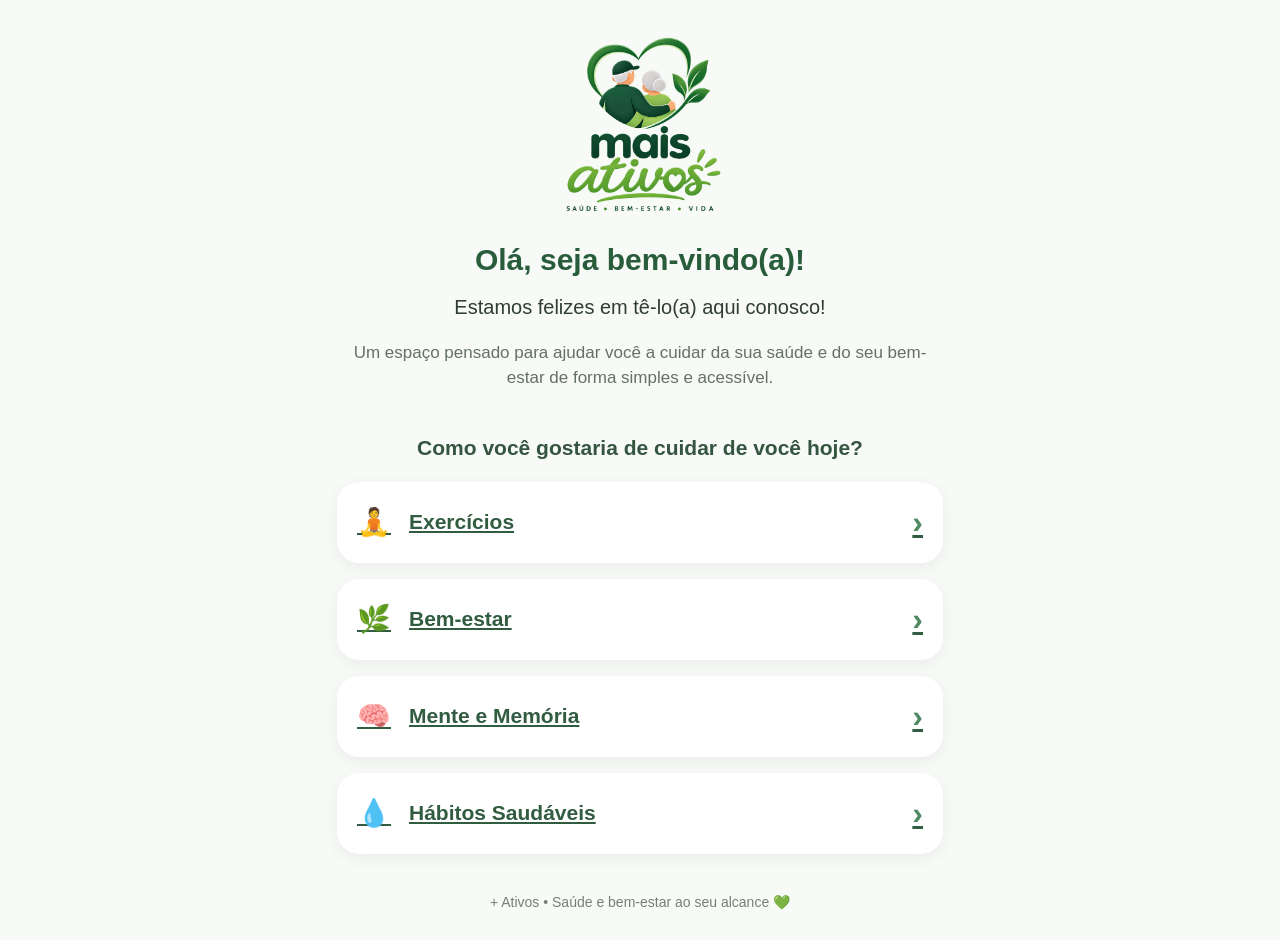
<file: index.html>
<!DOCTYPE html>
<html lang="pt-BR">
<head>
    <meta charset="UTF-8">
    <meta name="viewport" content="width=device-width, initial-scale=1.0">
<title>+ Ativos | Saúde e Bem-Estar</title>
<link rel="stylesheet" href="style.css">
</head>
<body>
<main class="container">
    <div class="logo">
        <img src="logo.png" alt="Logo + Ativos">
    </div>

    <section class="boas-vindas">
        </div>
        <h1>Olá, seja bem-vindo(a)!</h1>
        <p>
            Estamos felizes em tê-lo(a) aqui conosco!
        </p>
        <p class="descricao">
            Um espaço pensado para ajudar você a cuidar da sua saúde
            e do seu bem-estar de forma simples e acessível.
        </p>
    </section>
    <section class="menu">
        <h2>Como você gostaria de cuidar de você hoje?</h2>
        <a href="exercicios.html" class="botao">
            <span class="icone">🧘</span>
            <span>Exercícios</span>
            <span class="seta">›</span>
        </a>
        <a href="bem-estar.html" class="botao">
            <span class="icone">🌿</span>
            <span>Bem-estar</span>
            <span class="seta">›</span>
        </a>
        <a href="mente.html" class="botao">
            <span class="icone">🧠</span>
            <span>Mente e Memória</span>
            <span class="seta">›</span>
        </a>
        <a href="habitos.html" class="botao">
            <span class="icone">💧</span>
            <span>Hábitos Saudáveis</span>
            <span class="seta">›</span>
        </a>
    </section>
    <footer>
        <p>+ Ativos • Saúde e bem-estar ao seu alcance 💚</p>
    </footer>
</main>
</body>
</html>
</file>
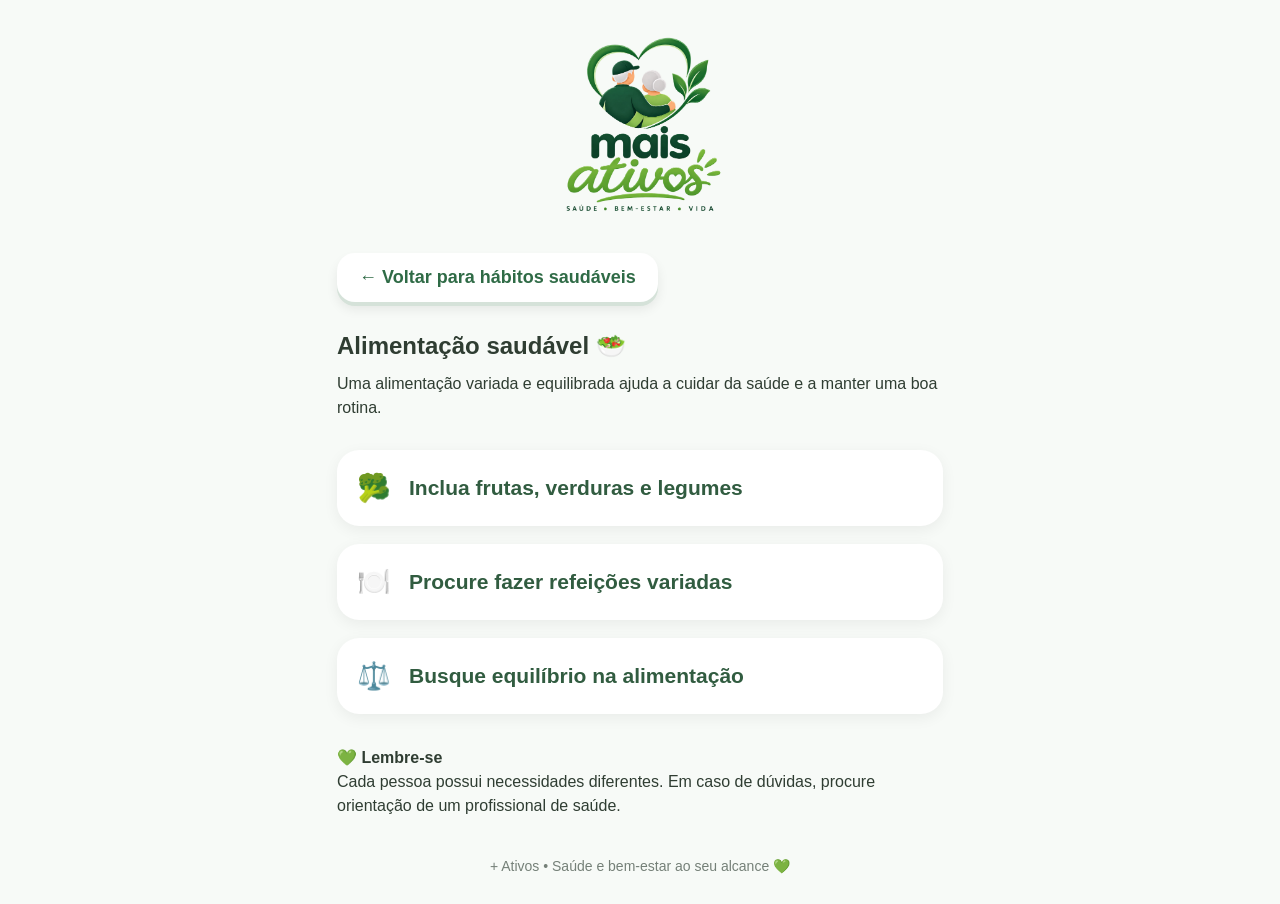
<file: alimentacao.html>
<!DOCTYPE html>
<html lang="pt-BR">

<head>
    <meta charset="UTF-8">
    <meta name="viewport" content="width=device-width, initial-scale=1.0">

    <title>Alimentação Saudável | + Ativos</title>

    <link rel="stylesheet" href="style.css">
</head>

<body>

    <main class="container">

        <div class="logo">
            <img src="logo.png" alt="Logo + Ativos">
        </div>

        <a href="habitos.html" class="voltar">
            ← Voltar para hábitos saudáveis
        </a>

        <section class="pagina">

            <h1>Alimentação saudável 🥗</h1>

            <p class="introducao">
                Uma alimentação variada e equilibrada ajuda a cuidar
                da saúde e a manter uma boa rotina.
            </p>

            <div class="opcoes-exercicios">

                <div class="botao">
                    <span class="icone">🥦</span>
                    <span>Inclua frutas, verduras e legumes</span>
                </div>

                <div class="botao">
                    <span class="icone">🍽️</span>
                    <span>Procure fazer refeições variadas</span>
                </div>

                <div class="botao">
                    <span class="icone">⚖️</span>
                    <span>Busque equilíbrio na alimentação</span>
                </div>

            </div>

            <div class="aviso">

                <strong>💚 Lembre-se</strong>

                <p>
                    Cada pessoa possui necessidades diferentes.
                    Em caso de dúvidas, procure orientação de um
                    profissional de saúde.
                </p>

            </div>

        </section>

        <footer>
            <p>+ Ativos • Saúde e bem-estar ao seu alcance 💚</p>
        </footer>

    </main>

</body>
</html>
</file>
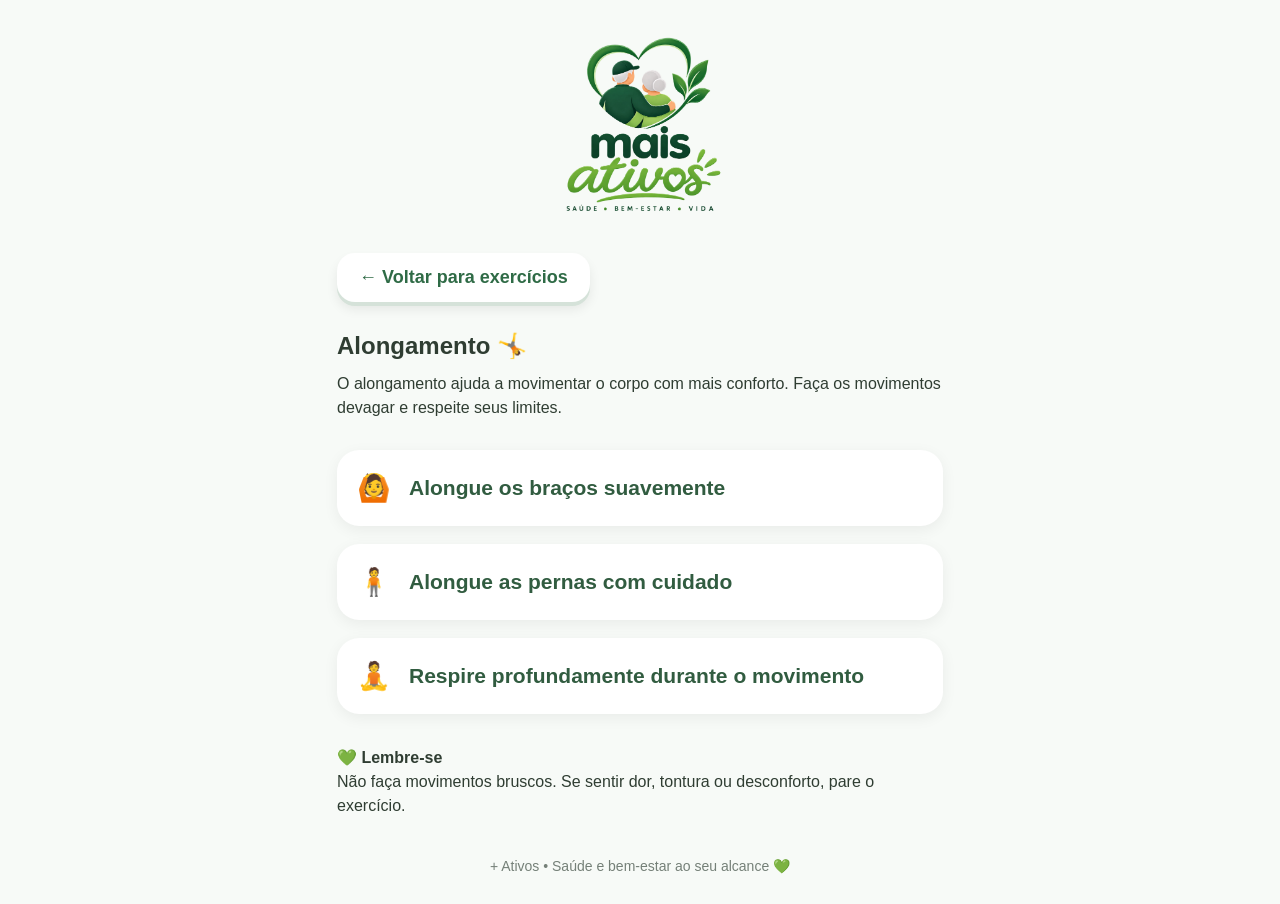
<file: alongamento.html>
<!DOCTYPE html>
<html lang="pt-BR">

<head>
    <meta charset="UTF-8">
    <meta name="viewport" content="width=device-width, initial-scale=1.0">

    <title>Alongamento | + Ativos</title>

    <link rel="stylesheet" href="style.css">
</head>

<body>

    <main class="container">

        <div class="logo">
            <img src="logo.png" alt="Logo + Ativos">
        </div>

        <a href="exercicios.html" class="voltar">
            ← Voltar para exercícios
        </a>

        <section class="pagina">

            <h1>Alongamento 🤸</h1>

            <p class="introducao">
                O alongamento ajuda a movimentar o corpo com mais conforto.
                Faça os movimentos devagar e respeite seus limites.
            </p>

            <div class="opcoes-exercicios">

                <div class="botao">
                    <span class="icone">🙆</span>
                    <span>Alongue os braços suavemente</span>
                </div>

                <div class="botao">
                    <span class="icone">🧍</span>
                    <span>Alongue as pernas com cuidado</span>
                </div>

                <div class="botao">
                    <span class="icone">🧘</span>
                    <span>Respire profundamente durante o movimento</span>
                </div>

            </div>

            <div class="aviso">
                <strong>💚 Lembre-se</strong>

                <p>
                    Não faça movimentos bruscos. Se sentir dor, tontura
                    ou desconforto, pare o exercício.
                </p>
            </div>

        </section>

        <footer>
            <p>+ Ativos • Saúde e bem-estar ao seu alcance 💚</p>
        </footer>

    </main>

</body>
</html>
</file>
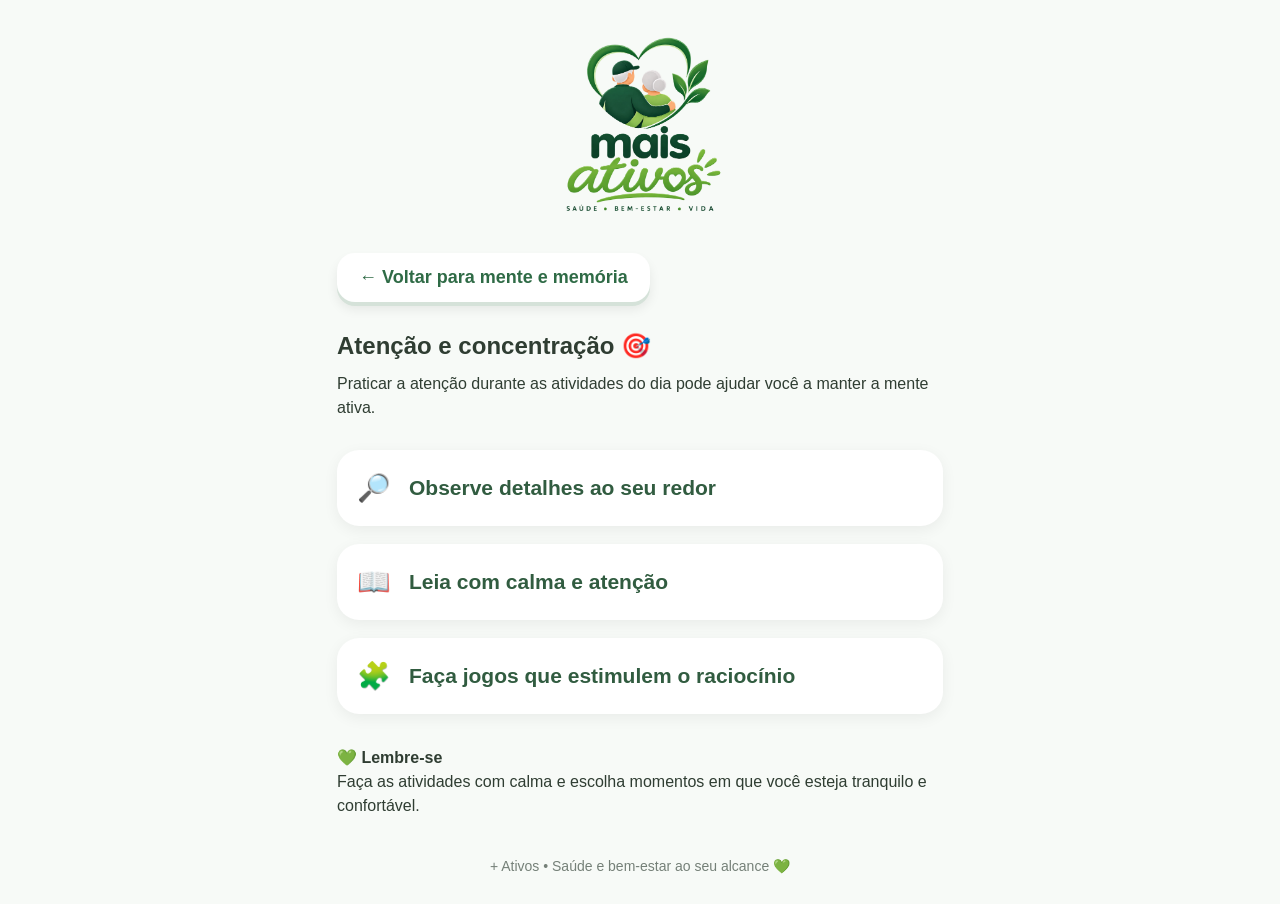
<file: atencao.html>
<!DOCTYPE html>
<html lang="pt-BR">

<head>
    <meta charset="UTF-8">
    <meta name="viewport" content="width=device-width, initial-scale=1.0">

    <title>Atenção e Concentração | + Ativos</title>

    <link rel="stylesheet" href="style.css">
</head>

<body>

    <main class="container">

        <div class="logo">
            <img src="logo.png" alt="Logo + Ativos">
        </div>

        <a href="mente.html" class="voltar">
            ← Voltar para mente e memória
        </a>

        <section class="pagina">

            <h1>Atenção e concentração 🎯</h1>

            <p class="introducao">
                Praticar a atenção durante as atividades do dia pode
                ajudar você a manter a mente ativa.
            </p>

            <div class="opcoes-exercicios">

                <div class="botao">
                    <span class="icone">🔎</span>
                    <span>Observe detalhes ao seu redor</span>
                </div>

                <div class="botao">
                    <span class="icone">📖</span>
                    <span>Leia com calma e atenção</span>
                </div>

                <div class="botao">
                    <span class="icone">🧩</span>
                    <span>Faça jogos que estimulem o raciocínio</span>
                </div>

            </div>

            <div class="aviso">

                <strong>💚 Lembre-se</strong>

                <p>
                    Faça as atividades com calma e escolha momentos
                    em que você esteja tranquilo e confortável.
                </p>

            </div>

        </section>

        <footer>
            <p>+ Ativos • Saúde e bem-estar ao seu alcance 💚</p>
        </footer>

    </main>

</body>
</html>
</file>
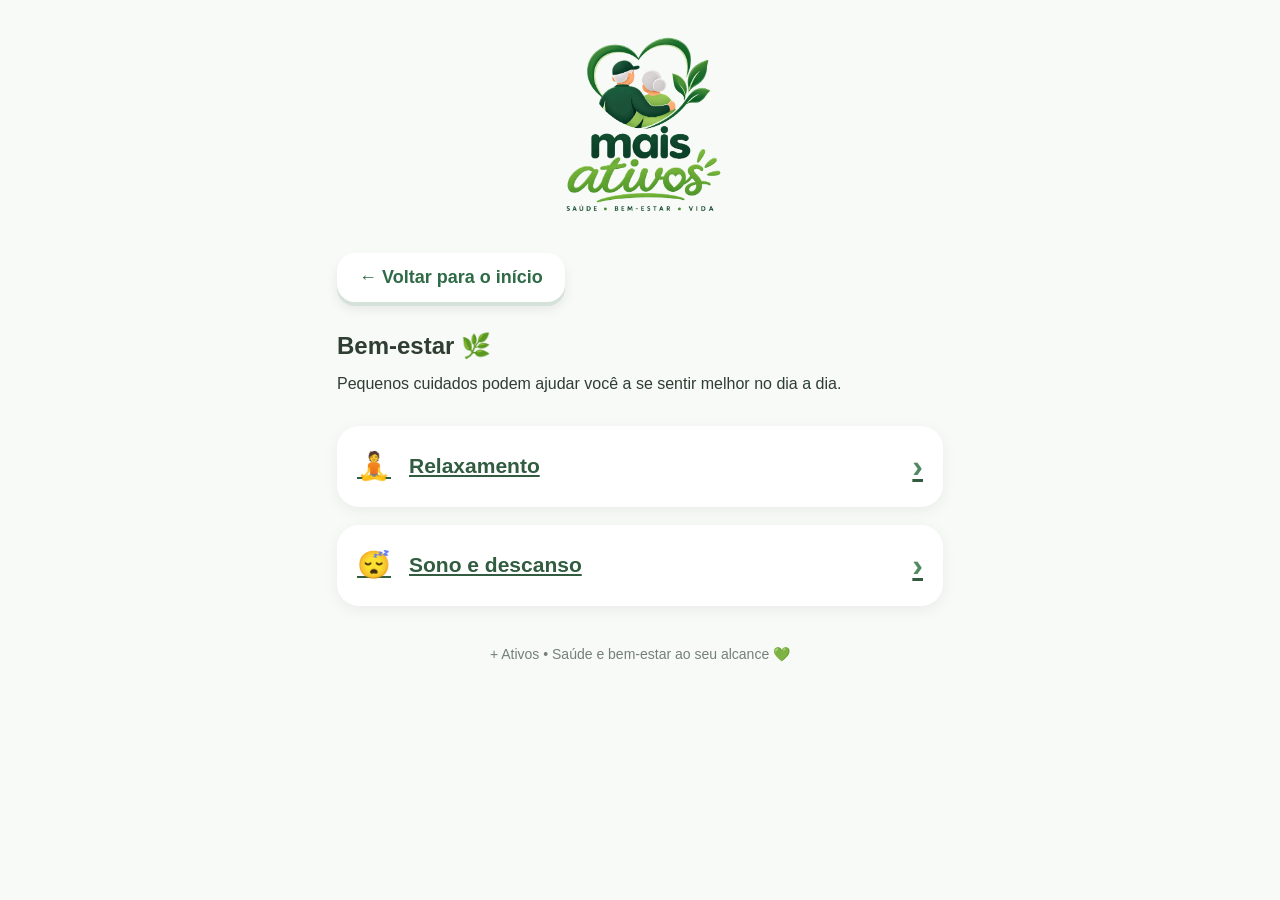
<file: bem-estar.html>
<!DOCTYPE html>
<html lang="pt-BR">

<head>
    <meta charset="UTF-8">
    <meta name="viewport" content="width=device-width, initial-scale=1.0">

    <title>Bem-estar | + Ativos</title>

    <link rel="stylesheet" href="style.css">
</head>

<body>

    <main class="container">

        <div class="logo">
            <img src="logo.png" alt="Logo + Ativos">
        </div>

        <a href="index.html" class="voltar">
            ← Voltar para o início
        </a>

        <section class="pagina">

            <h1>Bem-estar 🌿</h1>

            <p class="introducao">
                Pequenos cuidados podem ajudar você a se sentir melhor
                no dia a dia.
            </p>

            <div class="opcoes-exercicios">

                <a href="relaxamento.html" class="botao">
                    <span class="icone">🧘</span>
                    <span>Relaxamento</span>
                    <span class="seta">›</span>
                </a>

                <a href="sono.html" class="botao">
                    <span class="icone">😴</span>
                    <span>Sono e descanso</span>
                    <span class="seta">›</span>
                </a>

            </div>

        </section>

        <footer>
            <p>+ Ativos • Saúde e bem-estar ao seu alcance 💚</p>
        </footer>

    </main>

</body>
</html>
</file>
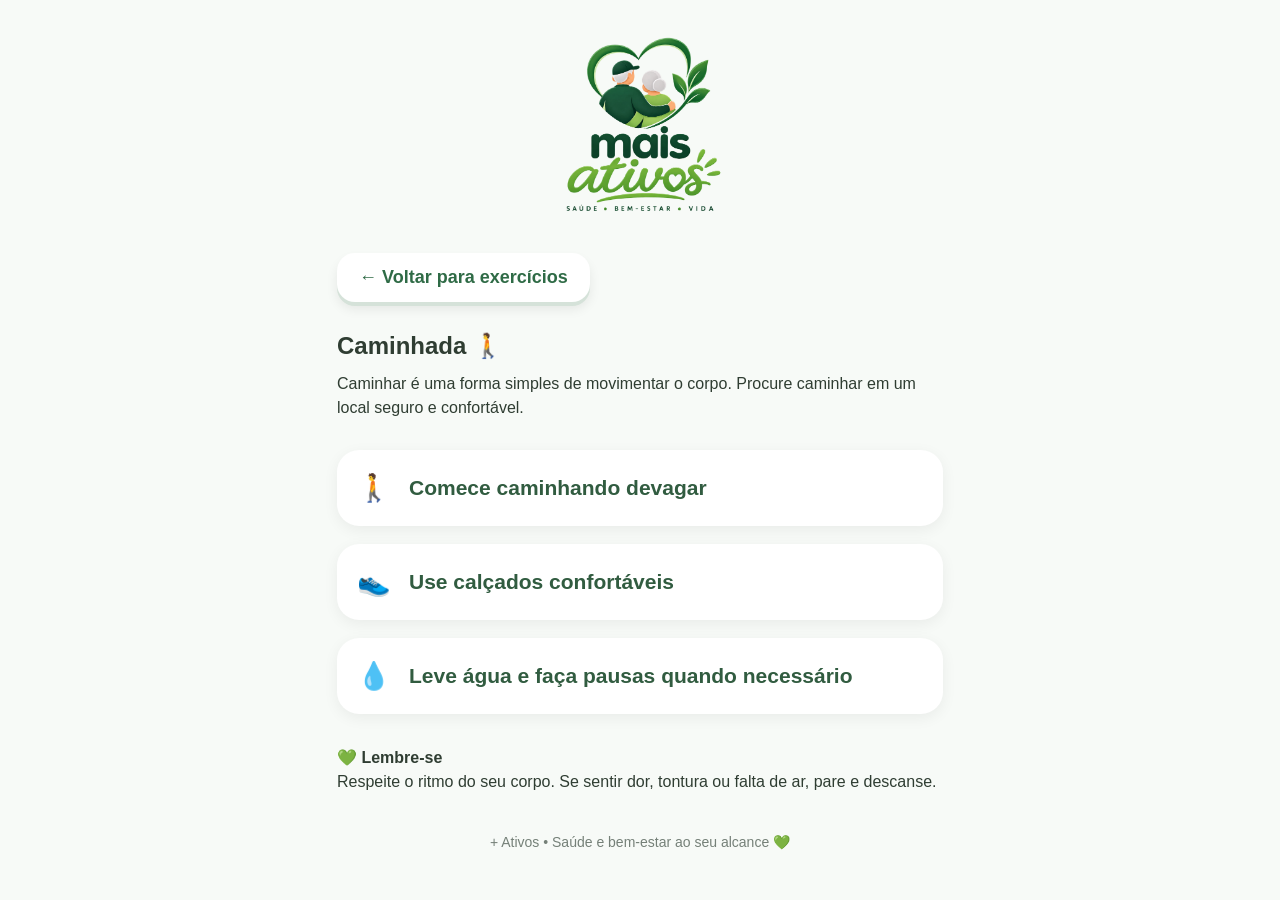
<file: caminhada.html>
<!DOCTYPE html>
<html lang="pt-BR">

<head>
    <meta charset="UTF-8">
    <meta name="viewport" content="width=device-width, initial-scale=1.0">

    <title>Caminhada | + Ativos</title>

    <link rel="stylesheet" href="style.css">
</head>

<body>

    <main class="container">

        <div class="logo">
            <img src="logo.png" alt="Logo + Ativos">
        </div>

        <a href="exercicios.html" class="voltar">
            ← Voltar para exercícios
        </a>

        <section class="pagina">

            <h1>Caminhada 🚶</h1>

            <p class="introducao">
                Caminhar é uma forma simples de movimentar o corpo.
                Procure caminhar em um local seguro e confortável.
            </p>

            <div class="opcoes-exercicios">

                <div class="botao">
                    <span class="icone">🚶</span>
                    <span>Comece caminhando devagar</span>
                </div>

                <div class="botao">
                    <span class="icone">👟</span>
                    <span>Use calçados confortáveis</span>
                </div>

                <div class="botao">
                    <span class="icone">💧</span>
                    <span>Leve água e faça pausas quando necessário</span>
                </div>

            </div>

            <div class="aviso">
                <strong>💚 Lembre-se</strong>

                <p>
                    Respeite o ritmo do seu corpo. Se sentir dor, tontura
                    ou falta de ar, pare e descanse.
                </p>
            </div>

        </section>

        <footer>
            <p>+ Ativos • Saúde e bem-estar ao seu alcance 💚</p>
        </footer>

    </main>

</body>
</html>
</file>
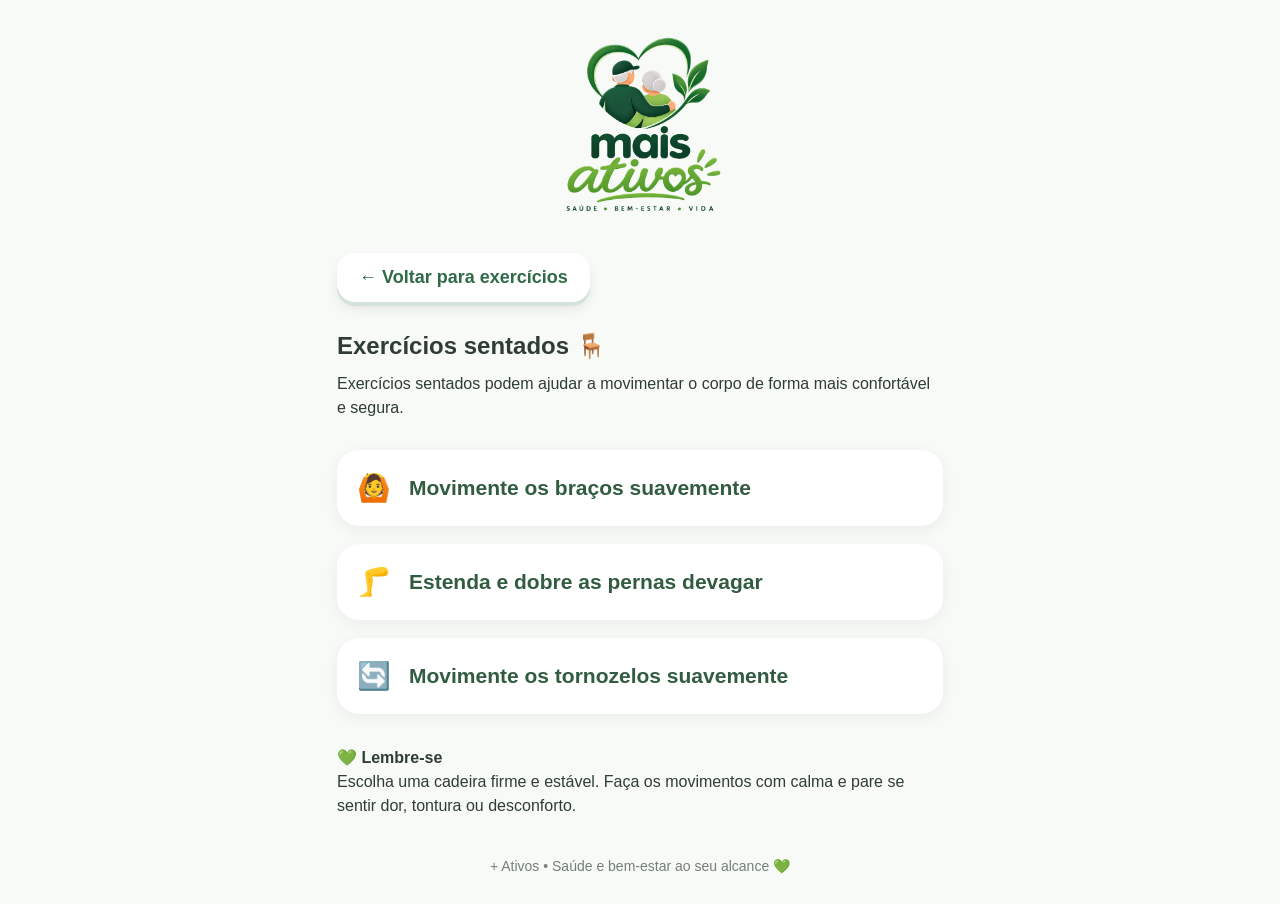
<file: exercicios-sentados.html>
<!DOCTYPE html>
<html lang="pt-BR">

<head>
    <meta charset="UTF-8">
    <meta name="viewport" content="width=device-width, initial-scale=1.0">

    <title>Exercícios Sentados | + Ativos</title>

    <link rel="stylesheet" href="style.css">
</head>

<body>

    <main class="container">

        <div class="logo">
            <img src="logo.png" alt="Logo + Ativos">
        </div>

        <a href="exercicios.html" class="voltar">
            ← Voltar para exercícios
        </a>

        <section class="pagina">

            <h1>Exercícios sentados 🪑</h1>

            <p class="introducao">
                Exercícios sentados podem ajudar a movimentar o corpo
                de forma mais confortável e segura.
            </p>

            <div class="opcoes-exercicios">

                <div class="botao">
                    <span class="icone">🙆</span>
                    <span>Movimente os braços suavemente</span>
                </div>

                <div class="botao">
                    <span class="icone">🦵</span>
                    <span>Estenda e dobre as pernas devagar</span>
                </div>

                <div class="botao">
                    <span class="icone">🔄</span>
                    <span>Movimente os tornozelos suavemente</span>
                </div>

            </div>

            <div class="aviso">
                <strong>💚 Lembre-se</strong>

                <p>
                    Escolha uma cadeira firme e estável. Faça os movimentos
                    com calma e pare se sentir dor, tontura ou desconforto.
                </p>
            </div>

        </section>

        <footer>
            <p>+ Ativos • Saúde e bem-estar ao seu alcance 💚</p>
        </footer>

    </main>

</body>
</html>
</file>
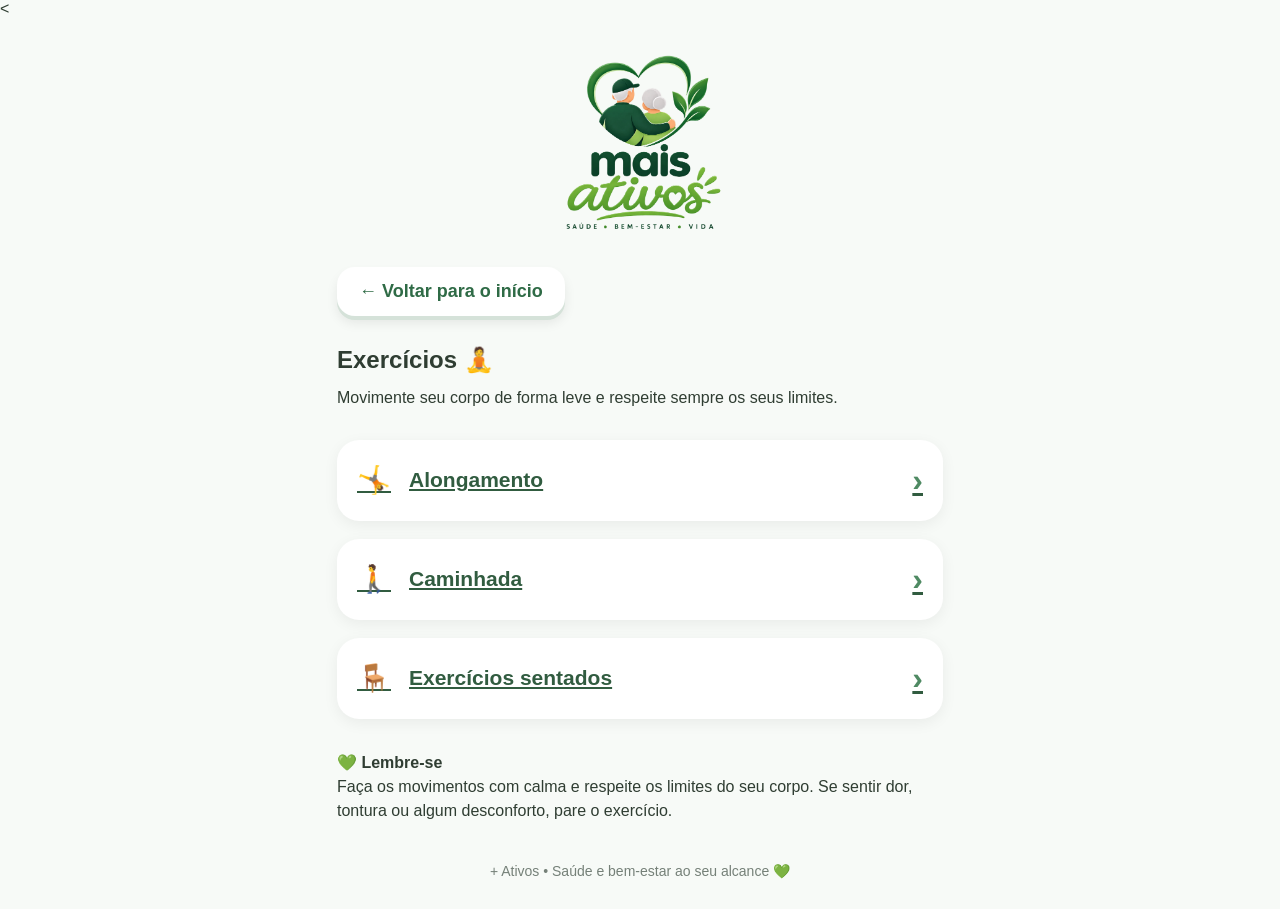
<file: exercicios.html>
<<!DOCTYPE html>
<html lang="pt-BR">

<head>
    <meta charset="UTF-8">
    <meta name="viewport" content="width=device-width, initial-scale=1.0">

    <title>Exercícios | + Ativos</title>

    <link rel="stylesheet" href="style.css">
</head>

<body>

    <main class="container">

        <div class="logo">
            <img src="logo.png" alt="Logo + Ativos">
        </div>

        <a href="index.html" class="voltar">
            ← Voltar para o início
        </a>

        <section class="pagina">

            <h1>Exercícios 🧘</h1>

            <p class="introducao">
                Movimente seu corpo de forma leve e respeite sempre os seus limites.
            </p>

            <div class="opcoes-exercicios">

                <a href="alongamento.html" class="botao">
                    <span class="icone">🤸</span>
                    <span>Alongamento</span>
                    <span class="seta">›</span>
                </a>

                <a href="caminhada.html" class="botao">
                    <span class="icone">🚶</span>
                    <span>Caminhada</span>
                    <span class="seta">›</span>
                </a>

                <a href="exercicios-sentados.html" class="botao">
                    <span class="icone">🪑</span>
                    <span>Exercícios sentados</span>
                    <span class="seta">›</span>
                </a>

            </div>


            </div>

            <div class="aviso">
                <strong>💚 Lembre-se</strong>

                <p>
                    Faça os movimentos com calma e respeite os limites do seu corpo.
                    Se sentir dor, tontura ou algum desconforto, pare o exercício.
                </p>
            </div>

        </section>

        <footer>
            <p>+ Ativos • Saúde e bem-estar ao seu alcance 💚</p>
        </footer>

    </main>

</body>

</html>
</file>
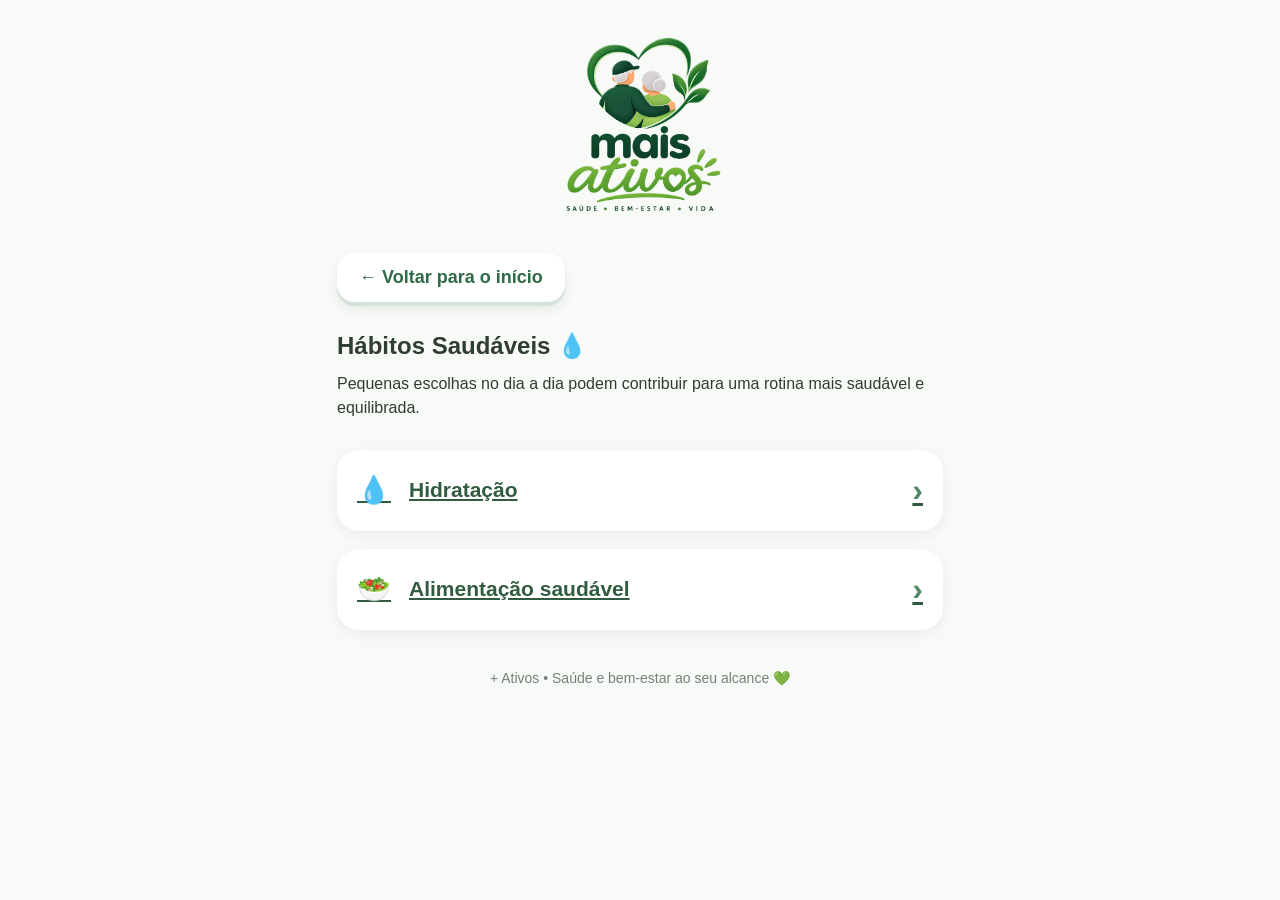
<file: habitos.html>
<!DOCTYPE html>
<html lang="pt-BR">

<head>
    <meta charset="UTF-8">
    <meta name="viewport" content="width=device-width, initial-scale=1.0">

    <title>Hábitos Saudáveis | + Ativos</title>

    <link rel="stylesheet" href="style.css">
</head>

<body>

    <main class="container">

        <div class="logo">
            <img src="logo.png" alt="Logo + Ativos">
        </div>

        <a href="index.html" class="voltar">
            ← Voltar para o início
        </a>

        <section class="pagina">

            <h1>Hábitos Saudáveis 💧</h1>

            <p class="introducao">
                Pequenas escolhas no dia a dia podem contribuir para
                uma rotina mais saudável e equilibrada.
            </p>

            <div class="opcoes-exercicios">

                <a href="hidratacao.html" class="botao">
                    <span class="icone">💧</span>
                    <span>Hidratação</span>
                    <span class="seta">›</span>
                </a>

                <a href="alimentacao.html" class="botao">
                    <span class="icone">🥗</span>
                    <span>Alimentação saudável</span>
                    <span class="seta">›</span>
                </a>

            </div>

        </section>

        <footer>
            <p>+ Ativos • Saúde e bem-estar ao seu alcance 💚</p>
        </footer>

    </main>

</body>
</html>
</file>
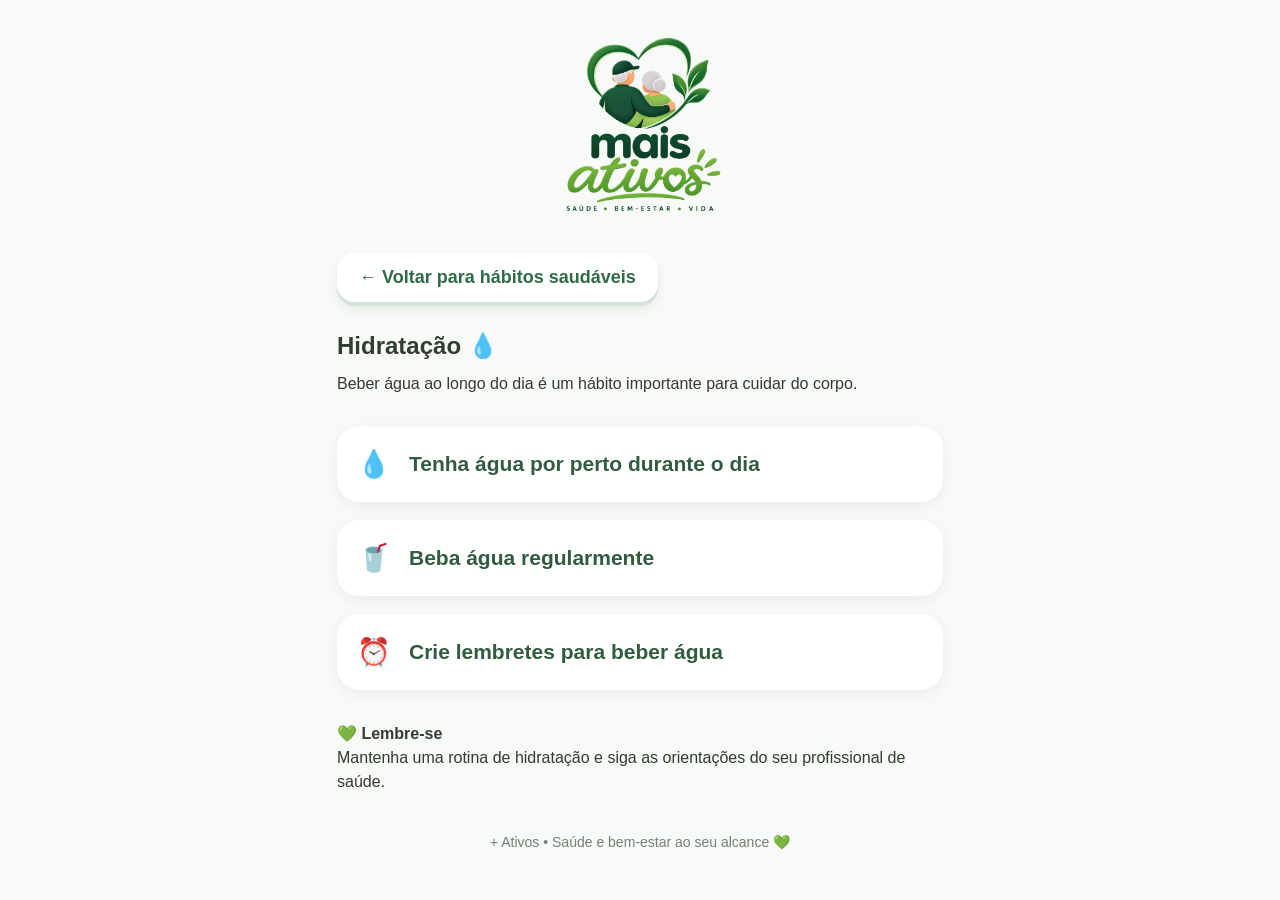
<file: hidratacao.html>
<!DOCTYPE html>
<html lang="pt-BR">

<head>
    <meta charset="UTF-8">
    <meta name="viewport" content="width=device-width, initial-scale=1.0">

    <title>Hidratação | + Ativos</title>

    <link rel="stylesheet" href="style.css">
</head>

<body>

    <main class="container">

        <div class="logo">
            <img src="logo.png" alt="Logo + Ativos">
        </div>

        <a href="habitos.html" class="voltar">
            ← Voltar para hábitos saudáveis
        </a>

        <section class="pagina">

            <h1>Hidratação 💧</h1>

            <p class="introducao">
                Beber água ao longo do dia é um hábito importante
                para cuidar do corpo.
            </p>

            <div class="opcoes-exercicios">

                <div class="botao">
                    <span class="icone">💧</span>
                    <span>Tenha água por perto durante o dia</span>
                </div>

                <div class="botao">
                    <span class="icone">🥤</span>
                    <span>Beba água regularmente</span>
                </div>

                <div class="botao">
                    <span class="icone">⏰</span>
                    <span>Crie lembretes para beber água</span>
                </div>

            </div>

            <div class="aviso">

                <strong>💚 Lembre-se</strong>

                <p>
                    Mantenha uma rotina de hidratação e siga as
                    orientações do seu profissional de saúde.
                </p>

            </div>

        </section>

        <footer>
            <p>+ Ativos • Saúde e bem-estar ao seu alcance 💚</p>
        </footer>

    </main>

</body>
</html>
</file>
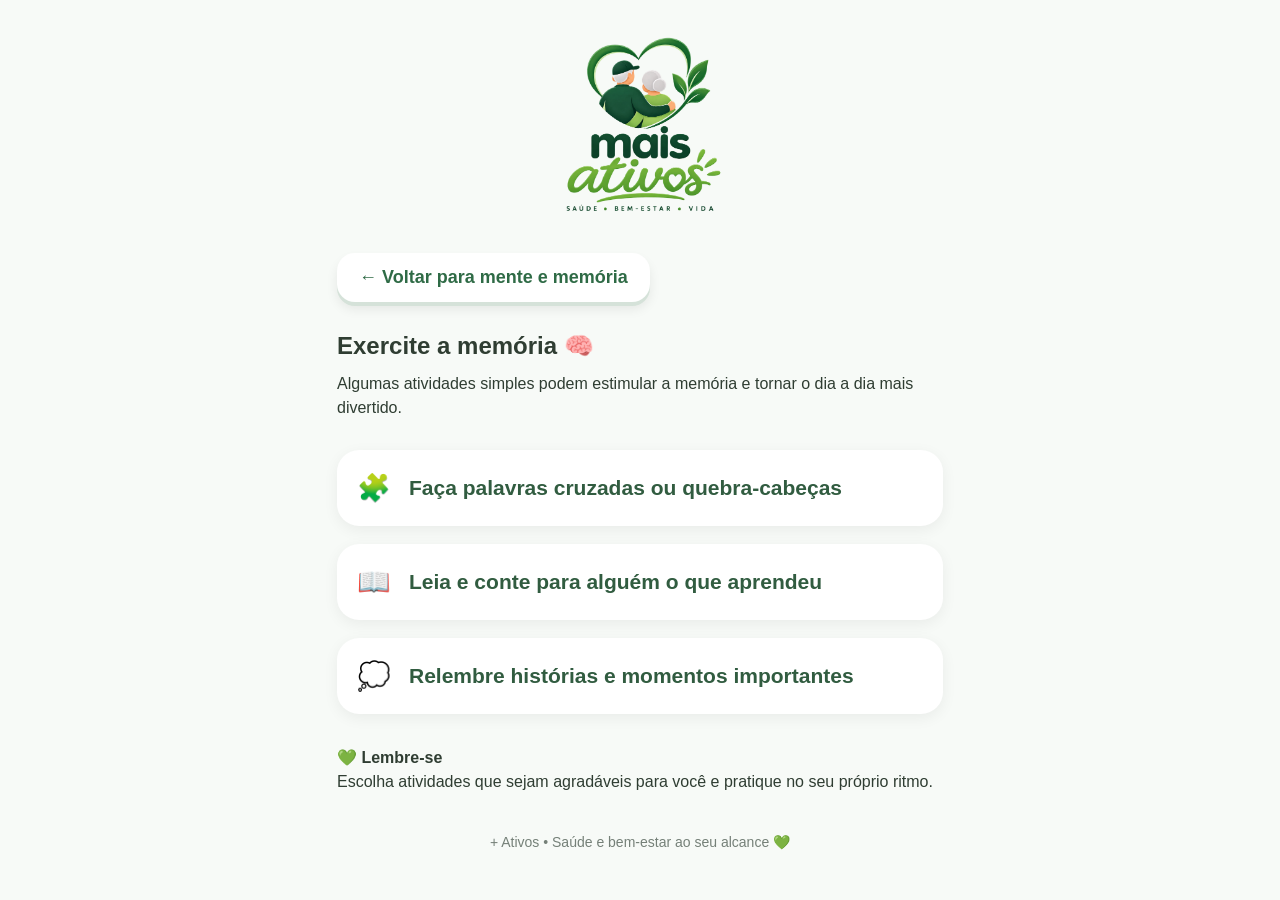
<file: memoria.html>
<!DOCTYPE html>
<html lang="pt-BR">

<head>
    <meta charset="UTF-8">
    <meta name="viewport" content="width=device-width, initial-scale=1.0">

    <title>Exercite a Memória | + Ativos</title>

    <link rel="stylesheet" href="style.css">
</head>

<body>

    <main class="container">

        <div class="logo">
            <img src="logo.png" alt="Logo + Ativos">
        </div>

        <a href="mente.html" class="voltar">
            ← Voltar para mente e memória
        </a>

        <section class="pagina">

            <h1>Exercite a memória 🧠</h1>

            <p class="introducao">
                Algumas atividades simples podem estimular a memória
                e tornar o dia a dia mais divertido.
            </p>

            <div class="opcoes-exercicios">

                <div class="botao">
                    <span class="icone">🧩</span>
                    <span>Faça palavras cruzadas ou quebra-cabeças</span>
                </div>

                <div class="botao">
                    <span class="icone">📖</span>
                    <span>Leia e conte para alguém o que aprendeu</span>
                </div>

                <div class="botao">
                    <span class="icone">💭</span>
                    <span>Relembre histórias e momentos importantes</span>
                </div>

            </div>

            <div class="aviso">

                <strong>💚 Lembre-se</strong>

                <p>
                    Escolha atividades que sejam agradáveis para você
                    e pratique no seu próprio ritmo.
                </p>

            </div>

        </section>

        <footer>
            <p>+ Ativos • Saúde e bem-estar ao seu alcance 💚</p>
        </footer>

    </main>

</body>
</html>
</file>
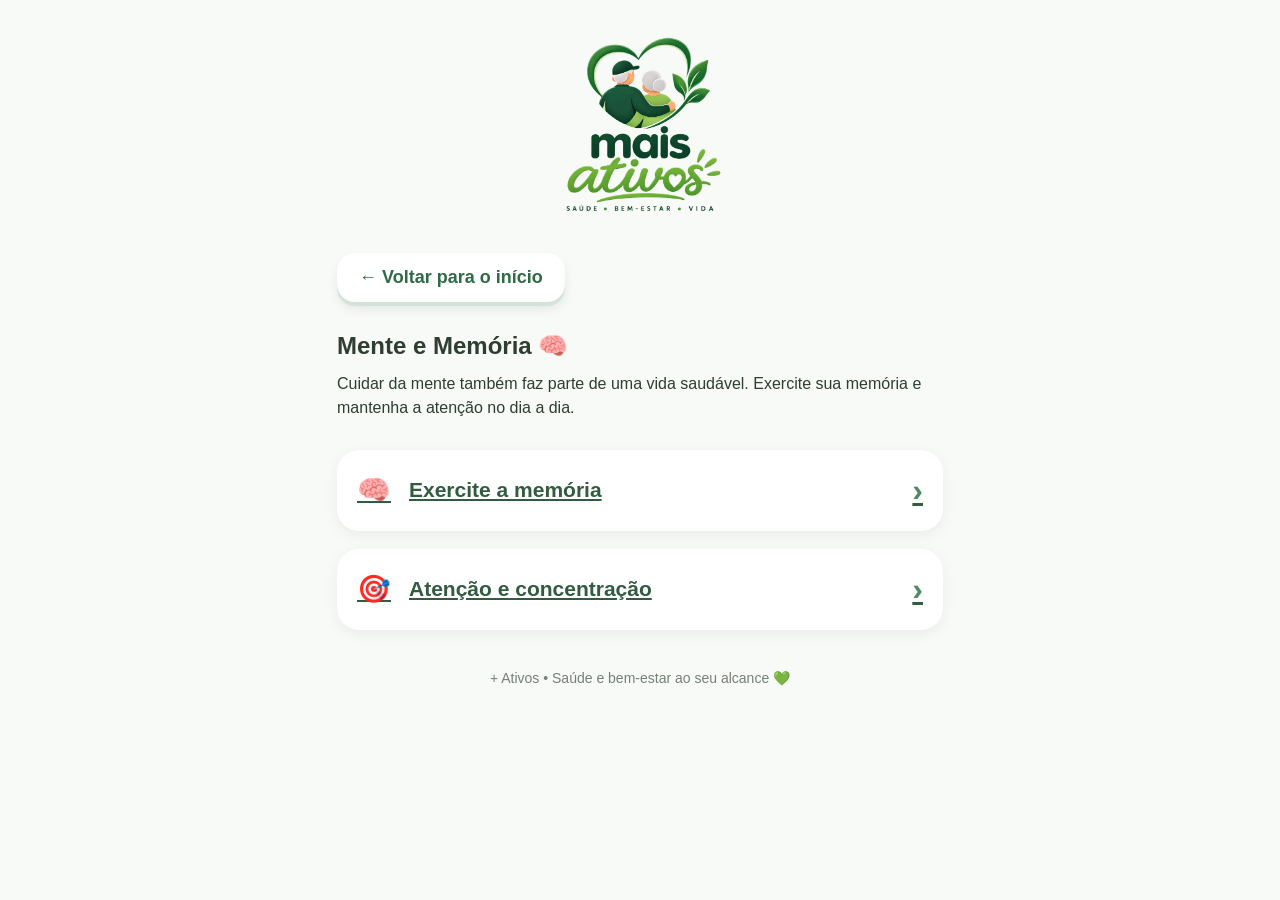
<file: mente.html>
<!DOCTYPE html>
<html lang="pt-BR">

<head>
    <meta charset="UTF-8">
    <meta name="viewport" content="width=device-width, initial-scale=1.0">

    <title>Mente e Memória | + Ativos</title>

    <link rel="stylesheet" href="style.css">
</head>

<body>

    <main class="container">

        <div class="logo">
            <img src="logo.png" alt="Logo + Ativos">
        </div>

        <a href="index.html" class="voltar">
            ← Voltar para o início
        </a>

        <section class="pagina">

            <h1>Mente e Memória 🧠</h1>

            <p class="introducao">
                Cuidar da mente também faz parte de uma vida saudável.
                Exercite sua memória e mantenha a atenção no dia a dia.
            </p>

            <div class="opcoes-exercicios">

                <a href="memoria.html" class="botao">
                    <span class="icone">🧠</span>
                    <span>Exercite a memória</span>
                    <span class="seta">›</span>
                </a>

                <a href="atencao.html" class="botao">
                    <span class="icone">🎯</span>
                    <span>Atenção e concentração</span>
                    <span class="seta">›</span>
                </a>

            </div>

        </section>

        <footer>
            <p>+ Ativos • Saúde e bem-estar ao seu alcance 💚</p>
        </footer>

    </main>

</body>
</html>
</file>
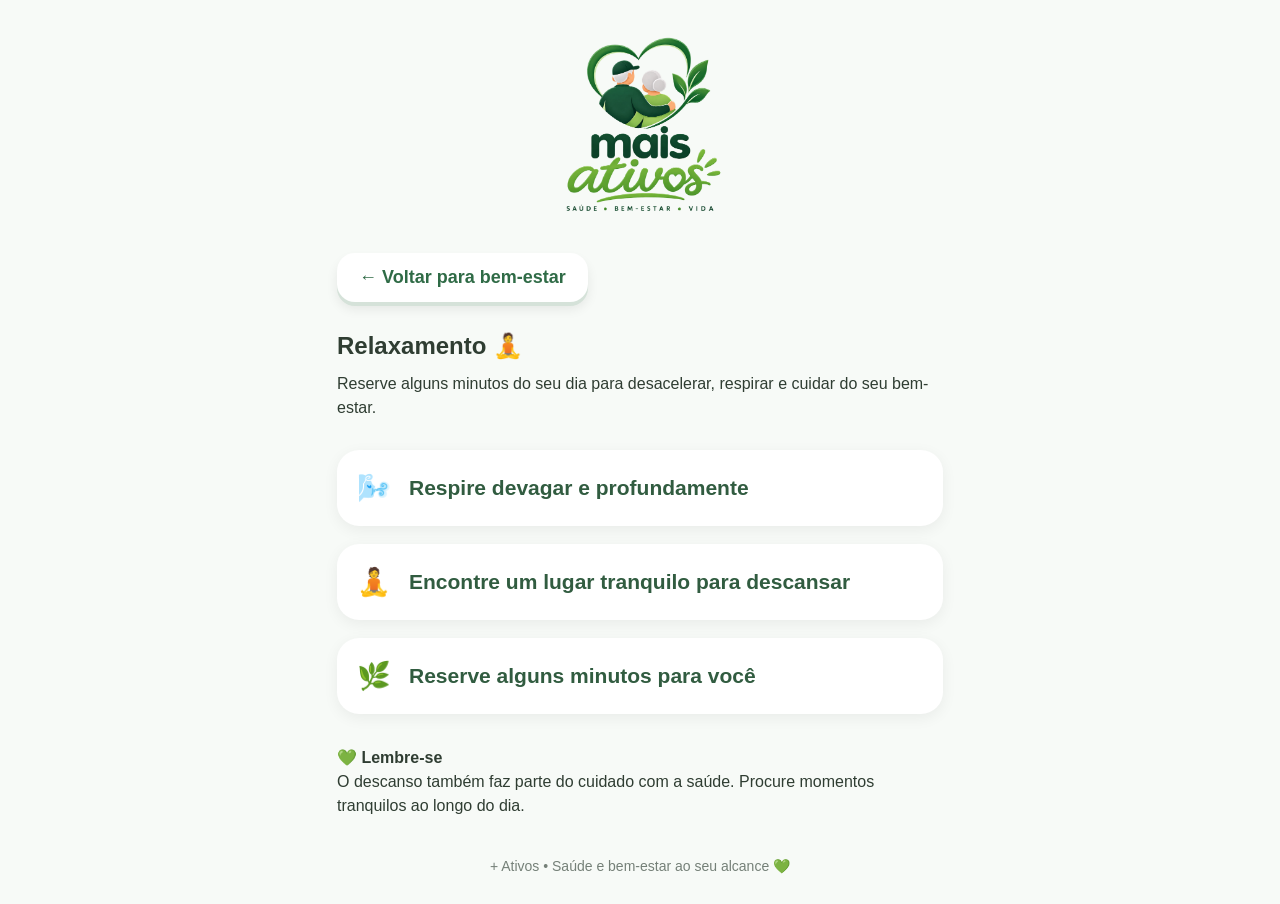
<file: relaxamento.html>
<!DOCTYPE html>
<html lang="pt-BR">

<head>
    <meta charset="UTF-8">
    <meta name="viewport" content="width=device-width, initial-scale=1.0">

    <title>Relaxamento | + Ativos</title>

    <link rel="stylesheet" href="style.css">
</head>

<body>

    <main class="container">

        <div class="logo">
            <img src="logo.png" alt="Logo + Ativos">
        </div>

        <a href="bem-estar.html" class="voltar">
            ← Voltar para bem-estar
        </a>

        <section class="pagina">

            <h1>Relaxamento 🧘</h1>

            <p class="introducao">
                Reserve alguns minutos do seu dia para desacelerar,
                respirar e cuidar do seu bem-estar.
            </p>

            <div class="opcoes-exercicios">

                <div class="botao">
                    <span class="icone">🌬️</span>
                    <span>Respire devagar e profundamente</span>
                </div>

                <div class="botao">
                    <span class="icone">🧘</span>
                    <span>Encontre um lugar tranquilo para descansar</span>
                </div>

                <div class="botao">
                    <span class="icone">🌿</span>
                    <span>Reserve alguns minutos para você</span>
                </div>

            </div>

            <div class="aviso">

                <strong>💚 Lembre-se</strong>

                <p>
                    O descanso também faz parte do cuidado com a saúde.
                    Procure momentos tranquilos ao longo do dia.
                </p>

            </div>

        </section>

        <footer>
            <p>+ Ativos • Saúde e bem-estar ao seu alcance 💚</p>
        </footer>

    </main>

</body>
</html>
</file>
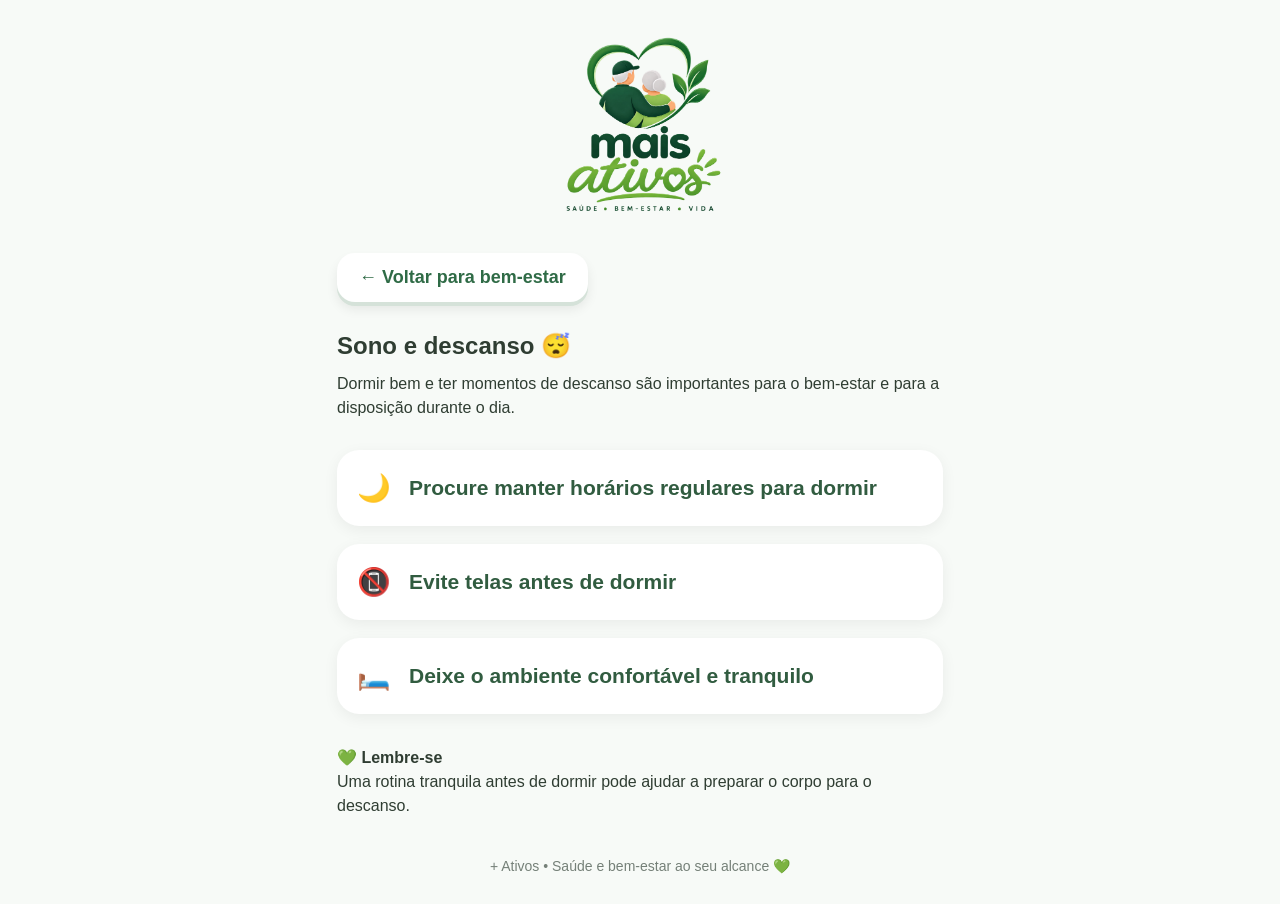
<file: sono.html>
<!DOCTYPE html>
<html lang="pt-BR">

<head>
    <meta charset="UTF-8">
    <meta name="viewport" content="width=device-width, initial-scale=1.0">

    <title>Sono e Descanso | + Ativos</title>

    <link rel="stylesheet" href="style.css">
</head>

<body>

    <main class="container">

        <div class="logo">
            <img src="logo.png" alt="Logo + Ativos">
        </div>

        <a href="bem-estar.html" class="voltar">
            ← Voltar para bem-estar
        </a>

        <section class="pagina">

            <h1>Sono e descanso 😴</h1>

            <p class="introducao">
                Dormir bem e ter momentos de descanso são importantes
                para o bem-estar e para a disposição durante o dia.
            </p>

            <div class="opcoes-exercicios">

                <div class="botao">
                    <span class="icone">🌙</span>
                    <span>Procure manter horários regulares para dormir</span>
                </div>

                <div class="botao">
                    <span class="icone">📵</span>
                    <span>Evite telas antes de dormir</span>
                </div>

                <div class="botao">
                    <span class="icone">🛏️</span>
                    <span>Deixe o ambiente confortável e tranquilo</span>
                </div>

            </div>

            <div class="aviso">

                <strong>💚 Lembre-se</strong>

                <p>
                    Uma rotina tranquila antes de dormir pode ajudar
                    a preparar o corpo para o descanso.
                </p>

            </div>

        </section>

        <footer>
            <p>+ Ativos • Saúde e bem-estar ao seu alcance 💚</p>
        </footer>

    </main>

</body>
</html>
</file>
<file: style.css>
* {
    margin: 0;
    padding: 0;
    box-sizing: border-box;
    }

body {
font-family: Arial, sans-serif;
background-color: #f7faf7;
color: #2f3d32;
}

.container {
width: 100%;
max-width: 650px;
margin: auto;
padding: 30px 22px;
}

/* LOGO */

.logo {
    text-align: center;
    margin-bottom: 20px;
}

.logo img {
    width: 200px;
    max-width: 45%;
    height: auto;
}

.logo span {
font-size: 38px;
}

/* BOAS-VINDAS */

.boas-vindas {
text-align: center;
margin-bottom: 45px;
}

.icone-principal {
width: 75px;
height: 75px;

margin: 0 auto 20px;
display: flex;
align-items: center;
justify-content: center;
background-color: #e5f2e8;
border-radius: 50%;
font-size: 35px;

}

.boas-vindas h1 {
font-size: 30px;
margin-bottom: 15px;
color: #285c3b;
}

.boas-vindas p {
font-size: 20px;
line-height: 1.5;
}

.descricao {
margin-top: 18px;
font-size: 17px !important;
color: #647068;
}

/* BOTÃO VOLTAR */

.voltar {
    display: inline-block;
    margin-top: 10px;
    margin-bottom: 30px;
    padding: 14px 22px;
    background-color: #ffffff;
    color: #2f6b46;
    text-decoration: none;
    font-size: 18px;
    font-weight: bold;
    border-radius: 18px;

    box-shadow:
        0 4px 0 #d5e2d9,
        0 7px 12px rgba(0, 0, 0, 0.08);

    transition: 0.2s;
}

.voltar:hover {
    transform: translateY(-2px);
    background-color: #eef7f0;
}

.voltar:active {
    transform: translateY(3px);
    box-shadow:
        0 2px 0 #d5e2d9,
        0 4px 8px rgba(0, 0, 0, 0.08);
}

/* PÁGINA DE EXERCÍCIOS */

.pagina h1 {
    margin-bottom: 12px;
}

.pagina .introducao {
    margin-top: 0;
    margin-bottom: 30px;
    line-height: 1.5;
}

.opcoes-exercicios {
    display: flex;
    flex-direction: column;
    gap: 18px;
}

.opcoes-exercicios .botao {
    margin-bottom: 0;
}

.aviso {
    margin-top: 32px;
    line-height: 1.5;
}

/* MENU */

.menu h2 {
font-size: 21px;
margin-bottom: 22px;
text-align: center;
color: #355540;
}

.botao {
width: 100%;

display: flex;
align-items: center;
margin-bottom: 16px;
padding: 22px 20px;
border: none;
border-radius: 22px;
background-color: #ffffff;
box-shadow: 0 4px 15px rgba(0, 0, 0, 0.06);
font-size: 21px;
font-weight: bold;
color: #315c40;
cursor: pointer;
transition: 0.2s;

}

.botao:hover {
transform: translateY(-2px);
background-color: #eef7f0;
}

.icone {
margin-right: 18px;
font-size: 27px;
}

.seta {
margin-left: auto;
font-size: 32px;
color: #4f8a63;
}

/* RODAPÉ */

footer {
margin-top: 40px;
text-align: center;
}

footer p {
font-size: 14px;
color: #758078;
}

/* CELULARES MENORES */

@media (max-width: 400px) {

.container {
    padding: 25px 16px;
}
.boas-vindas h1 {
    font-size: 26px;
}
.boas-vindas p {
    font-size: 18px;
}
.botao {
    font-size: 19px;
}

}

/* AJUSTES PARA CELULAR */

@media (max-width: 600px) {

    .container {
        padding: 25px 18px;
    }

    .logo img {
        width: 180px;
        max-width: 60%;
    }

    .boas-vindas {
        margin-bottom: 35px;
    }

    .boas-vindas h1 {
        font-size: 27px;
    }

    .boas-vindas p {
        font-size: 18px;
    }

    .descricao {
        font-size: 16px !important;
    }

    .menu h2 {
        font-size: 20px;
        line-height: 1.4;
    }

    .botao {
        min-height: 68px;
        padding: 18px 18px;
        font-size: 19px;
    }

    .icone {
        font-size: 25px;
        margin-right: 15px;
    }

    .seta {
        font-size: 30px;
    }

    .voltar {
        font-size: 17px;
        padding: 13px 18px;
    }

    .pagina h1 {
        font-size: 28px;
        line-height: 1.3;
    }

    .pagina .introducao {
        font-size: 18px;
    }

    .aviso {
        font-size: 17px;
    }

    .aviso p {
        font-size: 16px;
    }
}
</file>
